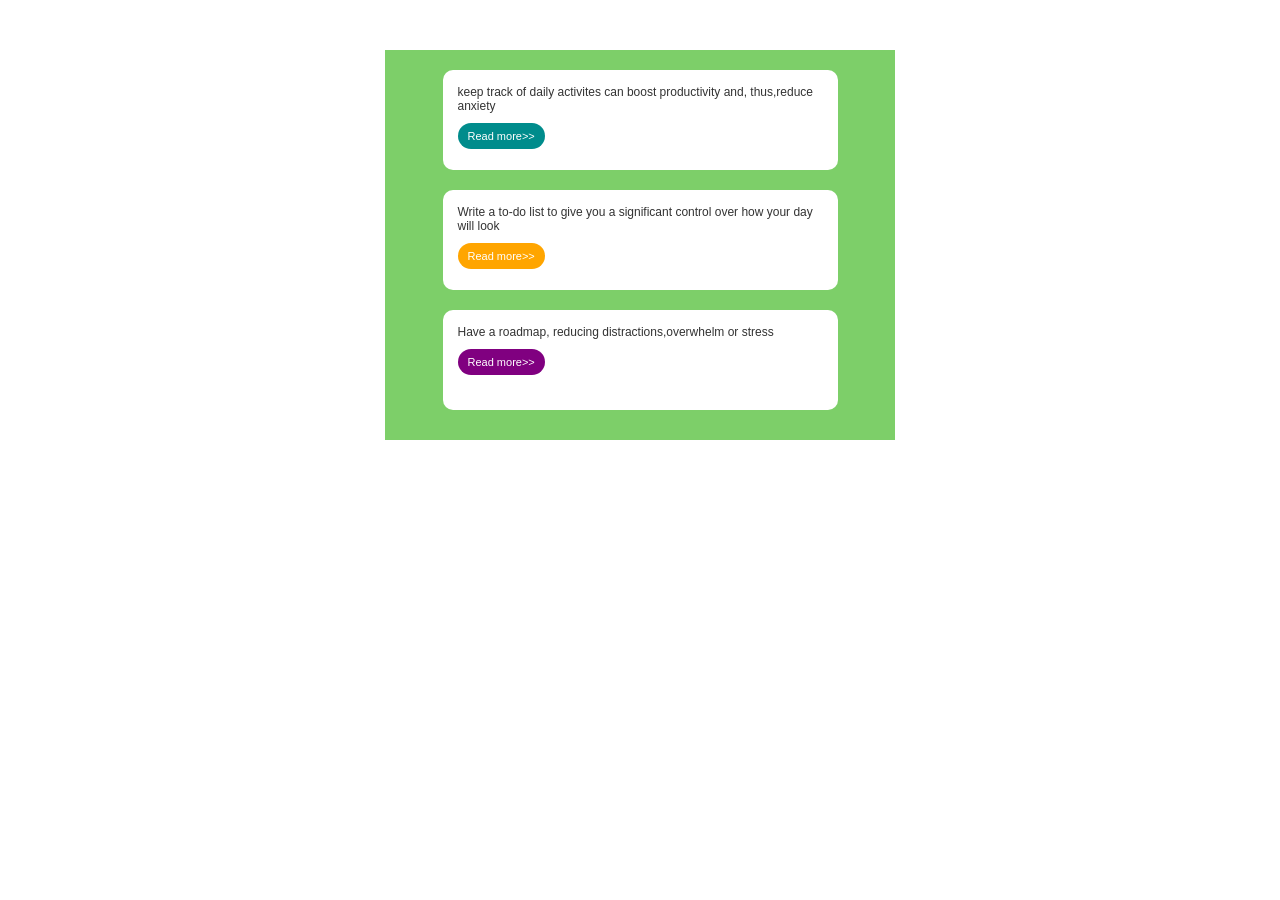
<file: EX-1/index.html>
<!DOCTYPE html>
<html lang="en">
<head>
    <meta charset="UTF-8">
    <meta name="viewport" content="width=device-width, initial-scale=1.0">
    <title>Document</title>
    <link rel="stylesheet" href="style.css">
</head>
<body>
    <div class="container">
        <div class="box">
            <p>keep track of daily activites can boost productivity and, thus,reduce anxiety </p>
            <button class="green">Read more>></button>

        </div>
         <div class="box">
            <p>Write a to-do list to give you a significant control over how your day will look </p>
            <button class="orange">Read more>></button>

        </div>
         <div class="box">
            <p>Have a roadmap, reducing distractions,overwhelm or stress</p>
            <button class="purple">Read more>></button>

        </div>
         </div>
    
</body>
</html>
</file>
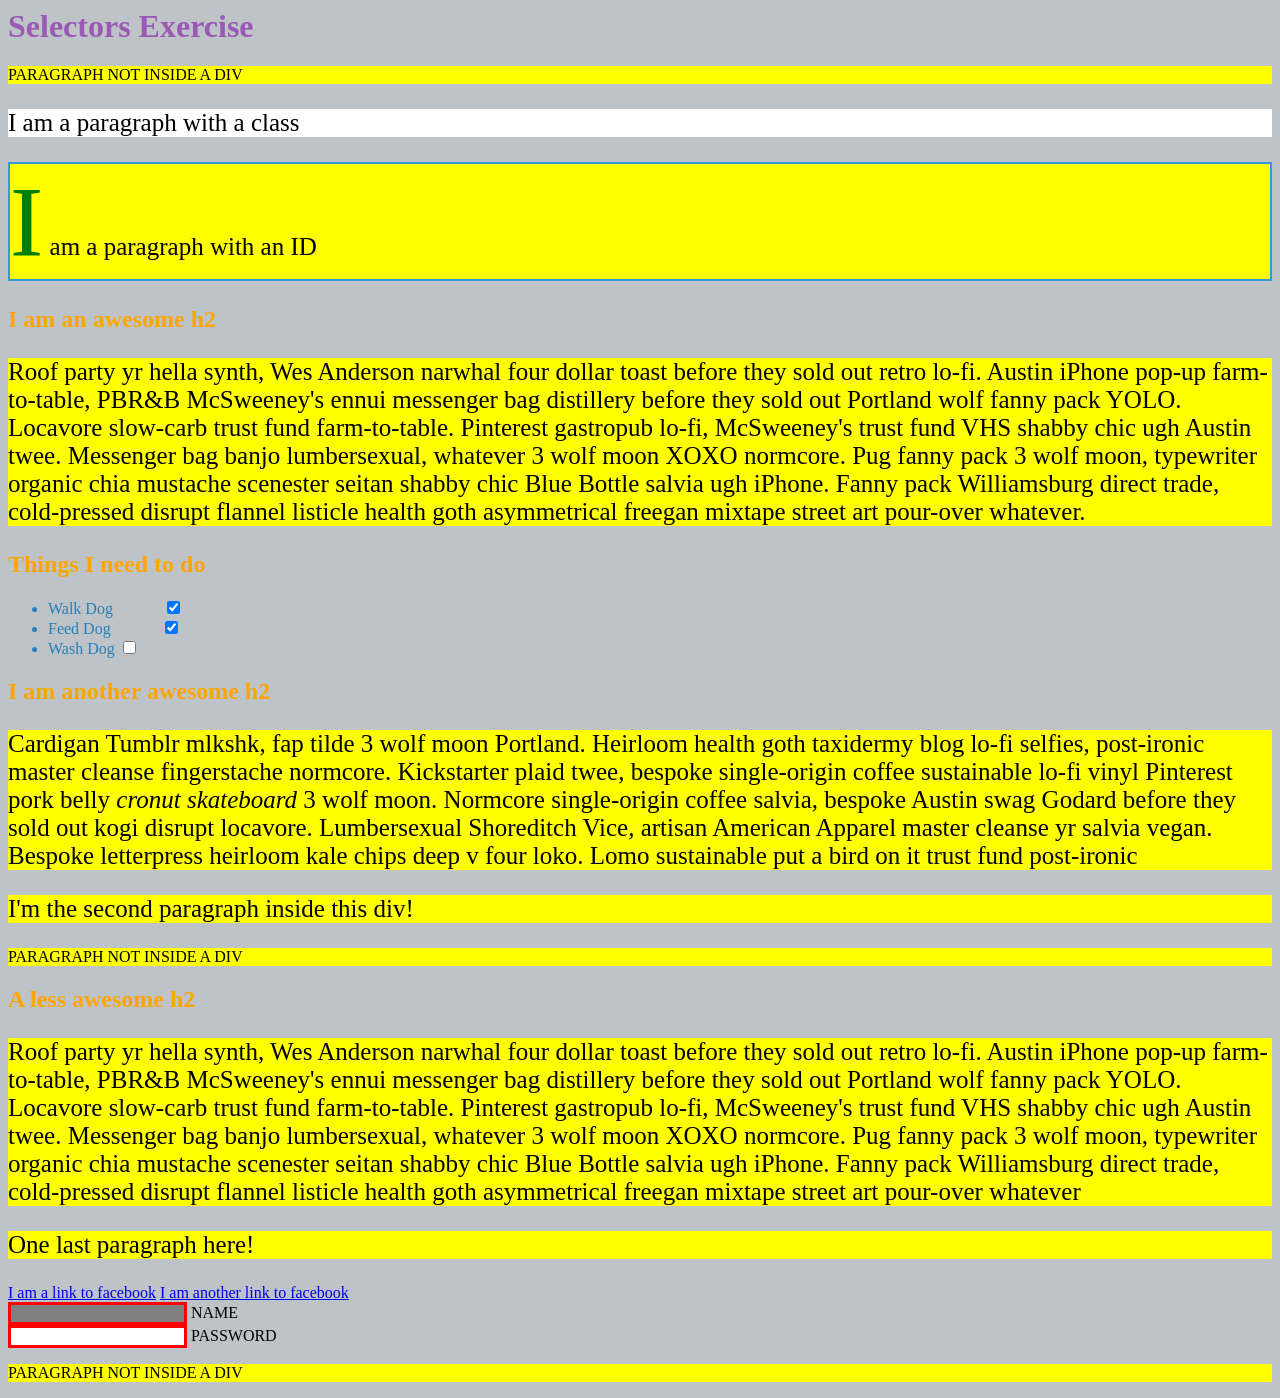
<file: EX-2/index.html>
<html>
  <head>
    <meta charset="UTF-8" />
    <title>Selectors Exercise</title>
    <link rel="stylesheet" type="text/css" href="selectors.css" />
  </head>
  <body>
    <h1>Selectors Exercise</h1>

    <p>PARAGRAPH NOT INSIDE A DIV</p>

    <div>
      <p class="hello">I am a paragraph with a class</p>
      <p id="special">I am a paragraph with an ID</p>

      <h2>I am an awesome h2</h2>

      <p>
        Roof party yr hella synth, Wes Anderson narwhal four dollar toast before
        they sold out retro lo-fi. Austin iPhone pop-up farm-to-table, PBR&B
        McSweeney's ennui messenger bag distillery before they sold out Portland
        wolf fanny pack YOLO. Locavore slow-carb trust fund farm-to-table.
        Pinterest gastropub lo-fi, McSweeney's trust fund VHS shabby chic ugh
        Austin twee. Messenger bag banjo lumbersexual, whatever 3 wolf moon XOXO
        normcore. Pug fanny pack 3 wolf moon, typewriter organic chia mustache
        scenester seitan shabby chic Blue Bottle salvia ugh iPhone. Fanny pack
        Williamsburg direct trade, cold-pressed disrupt flannel listicle health
        goth asymmetrical freegan mixtape street art pour-over whatever.
      </p>
    </div>

    <div>
      <h2>Things I need to do</h2>

      <ul>
        <li>Walk Dog <input type="checkbox" checked /></li>
        <li>Feed Dog <input type="checkbox" checked /></li>
        <li>Wash Dog <input type="checkbox" /></li>
      </ul>
    </div>

    <div>
      <h2>I am another awesome h2</h2>

      <p>
        Cardigan Tumblr mlkshk, fap tilde 3 wolf moon Portland. Heirloom health
        goth taxidermy blog lo-fi selfies, post-ironic master cleanse
        fingerstache normcore. Kickstarter plaid twee, bespoke single-origin
        coffee sustainable lo-fi vinyl Pinterest pork belly
        <em>cronut skateboard</em> 3 wolf moon. Normcore single-origin coffee
        salvia, bespoke Austin swag Godard before they sold out kogi disrupt
        locavore. Lumbersexual Shoreditch Vice, artisan American Apparel master
        cleanse yr salvia vegan. Bespoke letterpress heirloom kale chips deep v
        four loko. Lomo sustainable put a bird on it trust fund post-ironic
      </p>

      <p>I'm the second paragraph inside this div!</p>
    </div>

    <p>PARAGRAPH NOT INSIDE A DIV</p>

    <div>
      <h2>A less awesome h2</h2>

      <p>
        Roof party yr hella synth, Wes Anderson narwhal four dollar toast before
        they sold out retro lo-fi. Austin iPhone pop-up farm-to-table, PBR&B
        McSweeney's ennui messenger bag distillery before they sold out Portland
        wolf fanny pack YOLO. Locavore slow-carb trust fund farm-to-table.
        Pinterest gastropub lo-fi, McSweeney's trust fund VHS shabby chic ugh
        Austin twee. Messenger bag banjo lumbersexual, whatever 3 wolf moon XOXO
        normcore. Pug fanny pack 3 wolf moon, typewriter organic chia mustache
        scenester seitan shabby chic Blue Bottle salvia ugh iPhone. Fanny pack
        Williamsburg direct trade, cold-pressed disrupt flannel listicle health
        goth asymmetrical freegan mixtape street art pour-over whatever
      </p>

      <p>One last paragraph here!</p>

      <a href="https://www.facebook.com">I am a link to facebook</a>
      <a href="https://www.facebook.com">I am another link to facebook</a>
      <br />

      <input type="text" name="name" /><label> Name</label><br />
      <input type="password" name="password" /><label> Password</label><br />
    </div>

    <p>PARAGRAPH NOT INSIDE A DIV</p>
  </body>
</html>
</file>
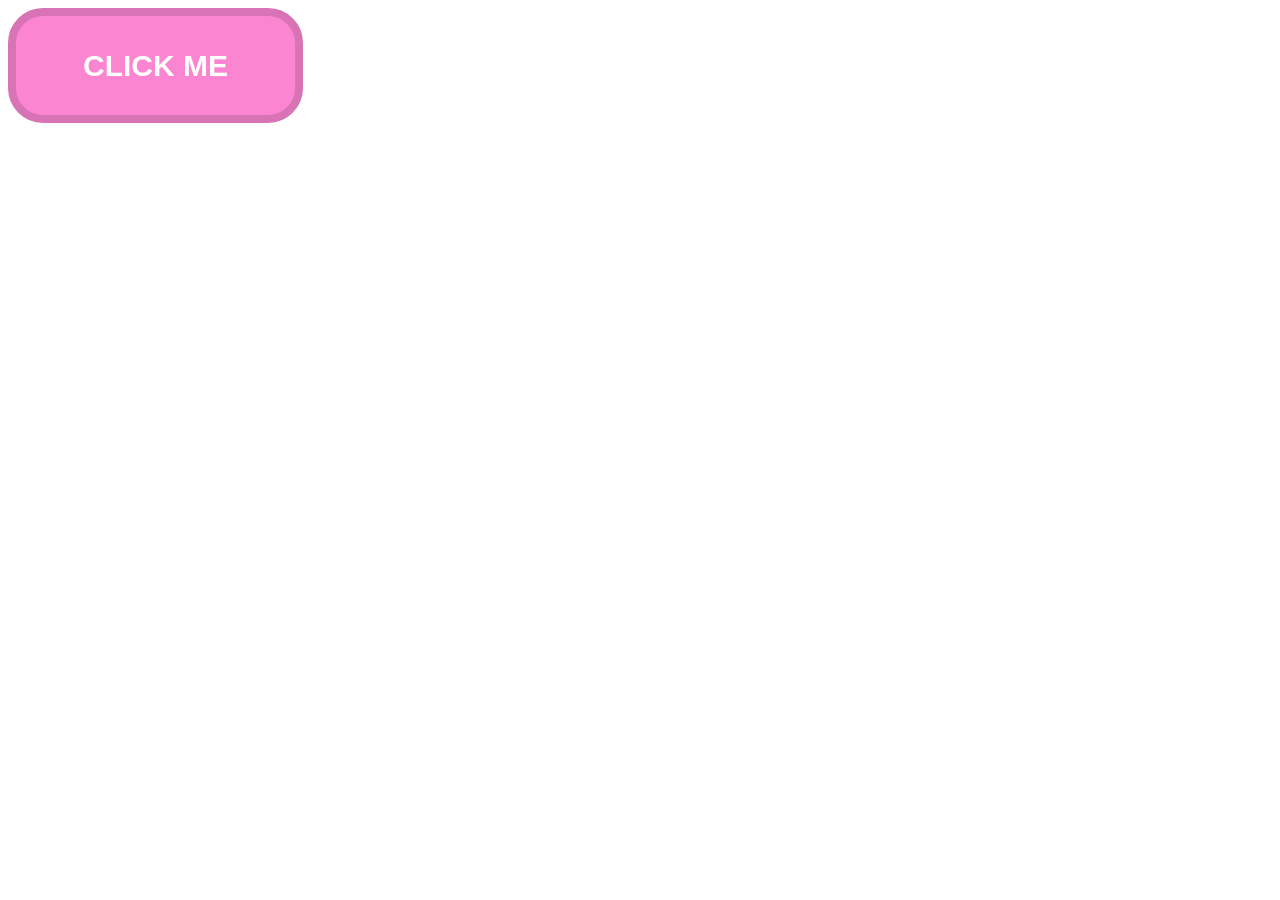
<file: EX-3/index.html>
<!DOCTYPE html>
<html lang="en">
  <head>
    <meta charset="UTF-8" />
    <link rel="stylesheet" type="text/css" href="style.css" />
  </head>
  <body>
    <button>Click me</button>
  </body>
</html>
</file>
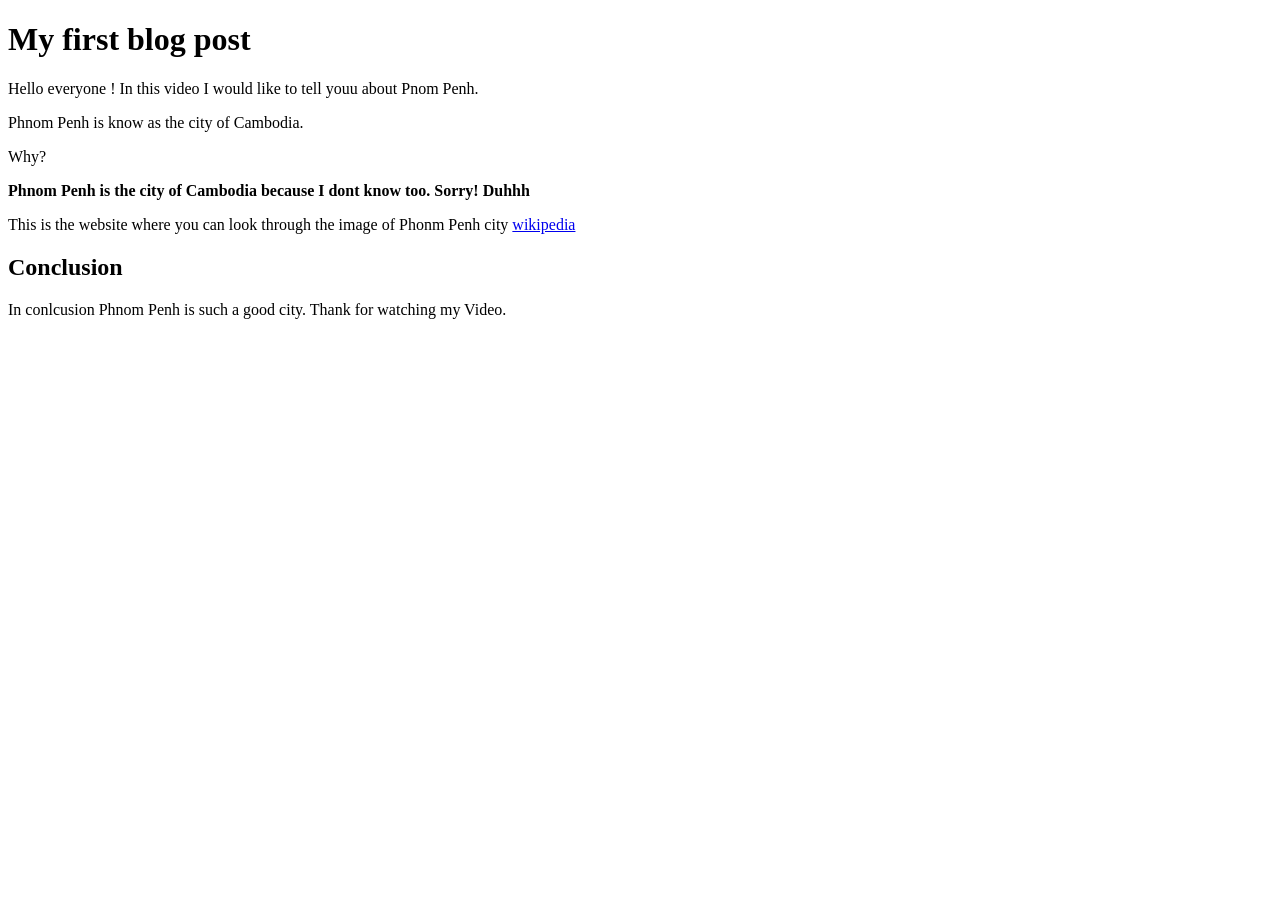
<file: EX1/index.html>
<!-- Write your code here --><!DOCTYPE html>
<html lang="en">
<head>
    <meta charset="UTF-8">
    <meta name="viewport" content="width=device-width, initial-scale=1.0">
    <title>Document</title>
</head>
<body>
    <h1> My first blog post</h1>
    <p>Hello everyone ! In this video I would like to tell youu about Pnom Penh.</p>
    <p>Phnom Penh is know as the city of Cambodia.</p>
    <p>Why?</p>
    <p><b> Phnom Penh is the city of Cambodia because I dont know too. Sorry! Duhhh</b></p>
    <p>This is the website where you can look through the image of Phonm Penh city 
        <a href ="https://www.wikipedia.org/" target="_blank">wikipedia</a>
    </p>
    <h2><b>Conclusion</b></h2>
    <p>In conlcusion Phnom Penh is such a good city. Thank for watching my Video.</p>
</body>
</html>
</file>
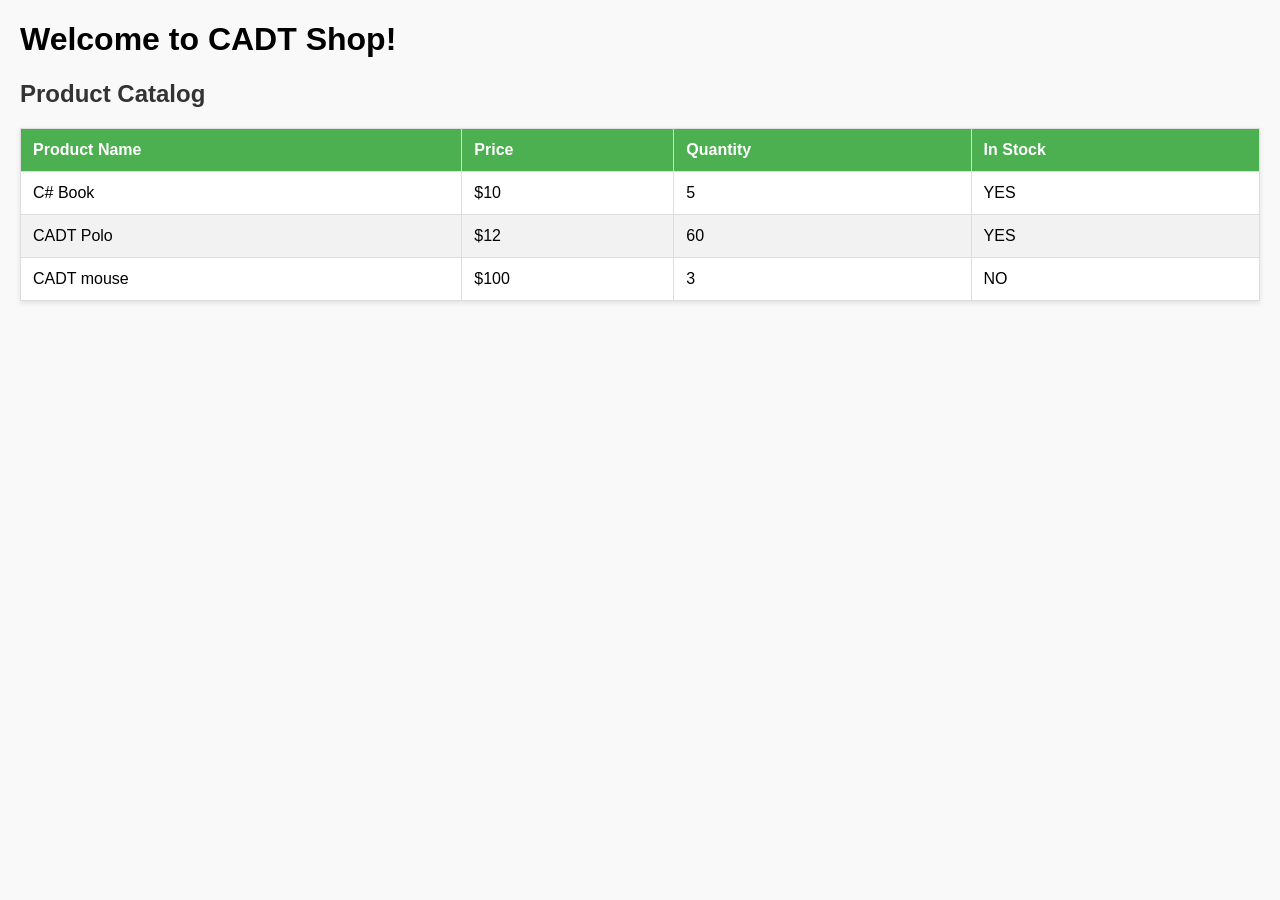
<file: EX4/index.html>
<!DOCTYPE html>
<html lang="en">
<head>
    <meta charset="UTF-8">
    <meta name="viewport" content="width=device-width, initial-scale=1.0">
    <title>Exercise 4 - Product Information</title>

    <style>
        body {
            font-family: Arial, sans-serif;
            margin: 20px;
            background-color: #f9f9f9;
        }
        h2 {
            color: #333;
        }
        table {
            width: 100%;
            border-collapse: collapse;
            margin-top: 15px;
            background-color: #fff;
            box-shadow: 0 2px 5px rgba(0,0,0,0.1);
        }
        th, td {
            border: 1px solid #dddddd;
            text-align: left;
            padding: 12px;
        }
        th {
            background-color: #4CAF50;
            color: white;
        }
        tr:nth-child(even) {
            background-color: #f2f2f2;
        }
        img {
            display: block;
            max-width: 50px;
            height: auto;
            border-radius: 4px;
        }
    </style>
</head>
<body>

    <h1>Welcome to CADT Shop!</h1>
    <h2>Product Catalog</h2>

    <table>
        <thead>
            <tr>
                <th>Product Name</th>
                <th>Price</th>
                <th>Quantity</th>
                <th>In Stock</th>
            </tr>
        </thead>
        <tbody>
            <tr>
                <td>C# Book</td>
                <td>$10</td>
                <td>5</td>
                <td>YES</td>
            </tr>
            <tr>
                <td>CADT Polo</td>
                <td>$12</td>
                <td>60</td>
                <td>YES</td>
            </tr>
            <tr>
                <td>CADT mouse</td>
                <td>$100</td>
                <td>3</td>
                <td>NO</td>
            </tr>
        </tbody>
    </table>

</body>
</html>
</file>
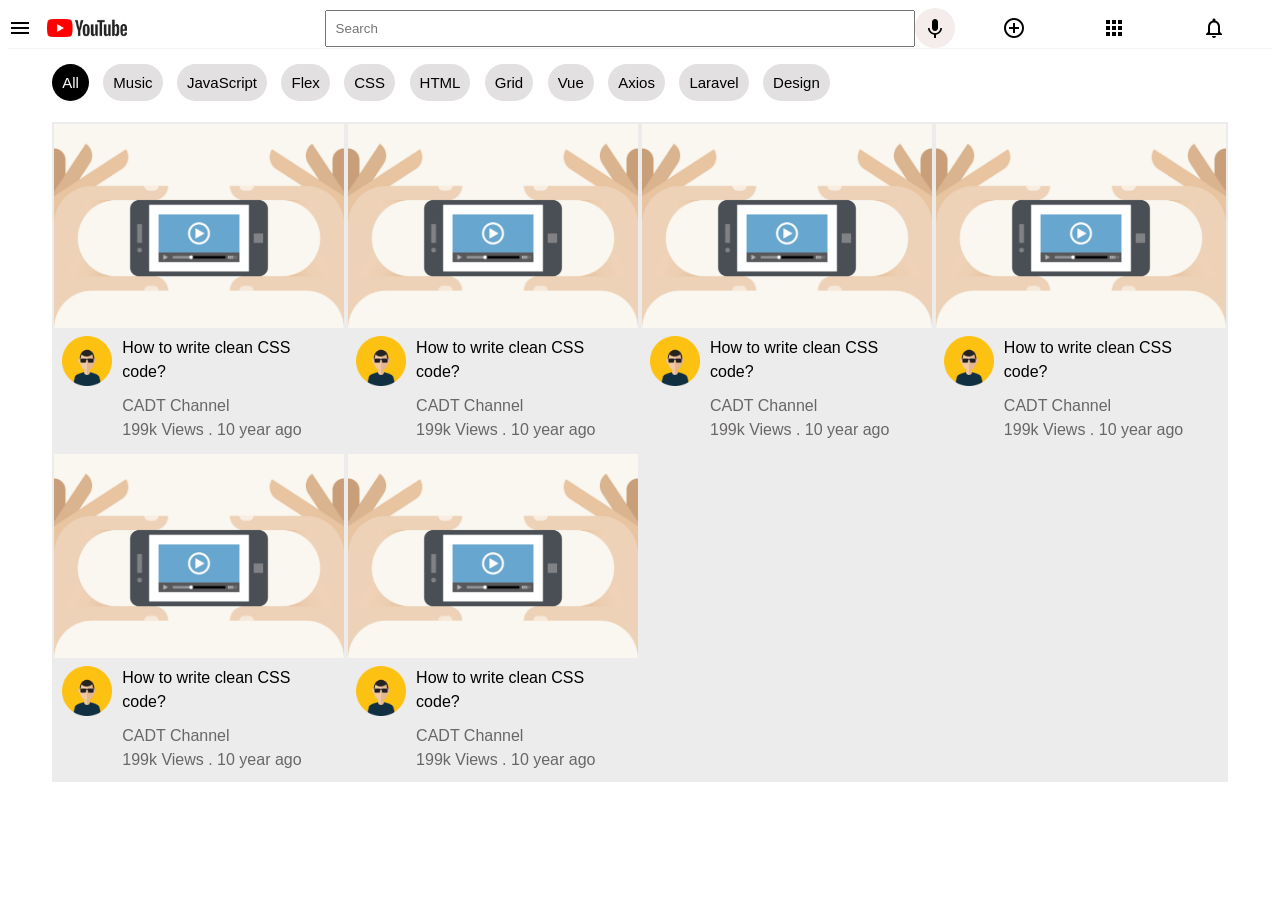
<file: START-CODE/EX 2/index.html>
<!DOCTYPE html>
<html lang="en">
<head>
    <meta charset="UTF-8">
    <meta http-equiv="X-UA-Compatible" content="IE=edge">
    <meta name="viewport" content="width=device-width, initial-scale=1.0">
    <title>YouTube</title>
    <link rel="stylesheet" href="https://fonts.googleapis.com/icon?family=Material+Icons">
    <link rel="stylesheet" href="css/main.css">
</head>
<body>
    <nav>
        <div class="nav-left">
            <i class="material-icons">menu</i>
            <img src="assets/logo.jpg" alt="logo" width="80">
        </div>
        <div class="nav-center">
            <input type="text" placeholder="Search">
            <i class="material-icons">keyboard_voice</i>
        </div>
        <div class="nav-right">
            <i class="material-icons">control_point</i>
            <i class="material-icons">apps</i>
            <i class="material-icons">notifications_none</i>
        </div>
    </nav>
    <header>
        <span class="active">All</span>
        <span>Music</span>
        <span>JavaScript</span>
        <span>Flex</span>
        <span>CSS</span>
        <span>HTML</span>
        <span>Grid</span>
        <span>Vue</span>
        <span>Axios</span>
        <span>Laravel</span>
        <span>Design</span>
    </header>
    <section class="video-container">
        <div class="video">
            <div class="video-thumbnail">
                <img src="assets/video-icon.png" alt="" width="300">
            </div>
            <div class="video-text">
                <div class="avatar">
                    <img src="assets/avatar.jpg" alt="" width="50">
                </div>
                <div class="text">
                    <strong>How to write clean CSS code?</strong>
                    <p>CADT Channel</p>
                    <span>199k Views . 10 year ago</span>
                </div>
            </div>
        </div>

        <div class="video">
            <div class="video-thumbnail">
                <img src="assets/video-icon.png" alt="" width="300">
            </div>
            <div class="video-text">
                <div class="avatar">
                    <img src="assets/avatar.jpg" alt="" width="50">
                </div>
                <div class="text">
                    <strong>How to write clean CSS code?</strong>
                    <p>CADT Channel</p>
                    <span>199k Views . 10 year ago</span>
                </div>
            </div>
        </div>

        <div class="video">
            <div class="video-thumbnail">
                <img src="assets/video-icon.png" alt="" width="300">
            </div>
            <div class="video-text">
                <div class="avatar">
                    <img src="assets/avatar.jpg" alt="" width="50">
                </div>
                <div class="text">
                    <strong>How to write clean CSS code?</strong>
                    <p>CADT Channel</p>
                    <span>199k Views . 10 year ago</span>
                </div>
            </div>
        </div>

        <div class="video">
            <div class="video-thumbnail">
                <img src="assets/video-icon.png" alt="" width="300">
            </div>
            <div class="video-text">
                <div class="avatar">
                    <img src="assets/avatar.jpg" alt="" width="50">
                </div>
                <div class="text">
                    <strong>How to write clean CSS code?</strong>
                    <p>CADT Channel</p>
                    <span>199k Views . 10 year ago</span>
                </div>
            </div>
        </div>

        <div class="video">
            <div class="video-thumbnail">
                <img src="assets/video-icon.png" alt="" width="300">
            </div>
            <div class="video-text">
                <div class="avatar">
                    <img src="assets/avatar.jpg" alt="" width="50">
                </div>
                <div class="text">
                    <strong>How to write clean CSS code?</strong>
                    <p>CADT Channel</p>
                    <span>199k Views . 10 year ago</span>
                </div>
            </div>
        </div>
        
        <div class="video">
            <div class="video-thumbnail">
                <img src="assets/video-icon.png" alt="" width="300">
            </div>
            <div class="video-text">
                <div class="avatar">
                    <img src="assets/avatar.jpg" alt="" width="50">
                </div>
                <div class="text">
                    <strong>How to write clean CSS code?</strong>
                    <p>CADT Channel</p>
                    <span>199k Views . 10 year ago</span>
                </div>
            </div>
        </div>
        
       
    </section>
</body>
</html>
</file>
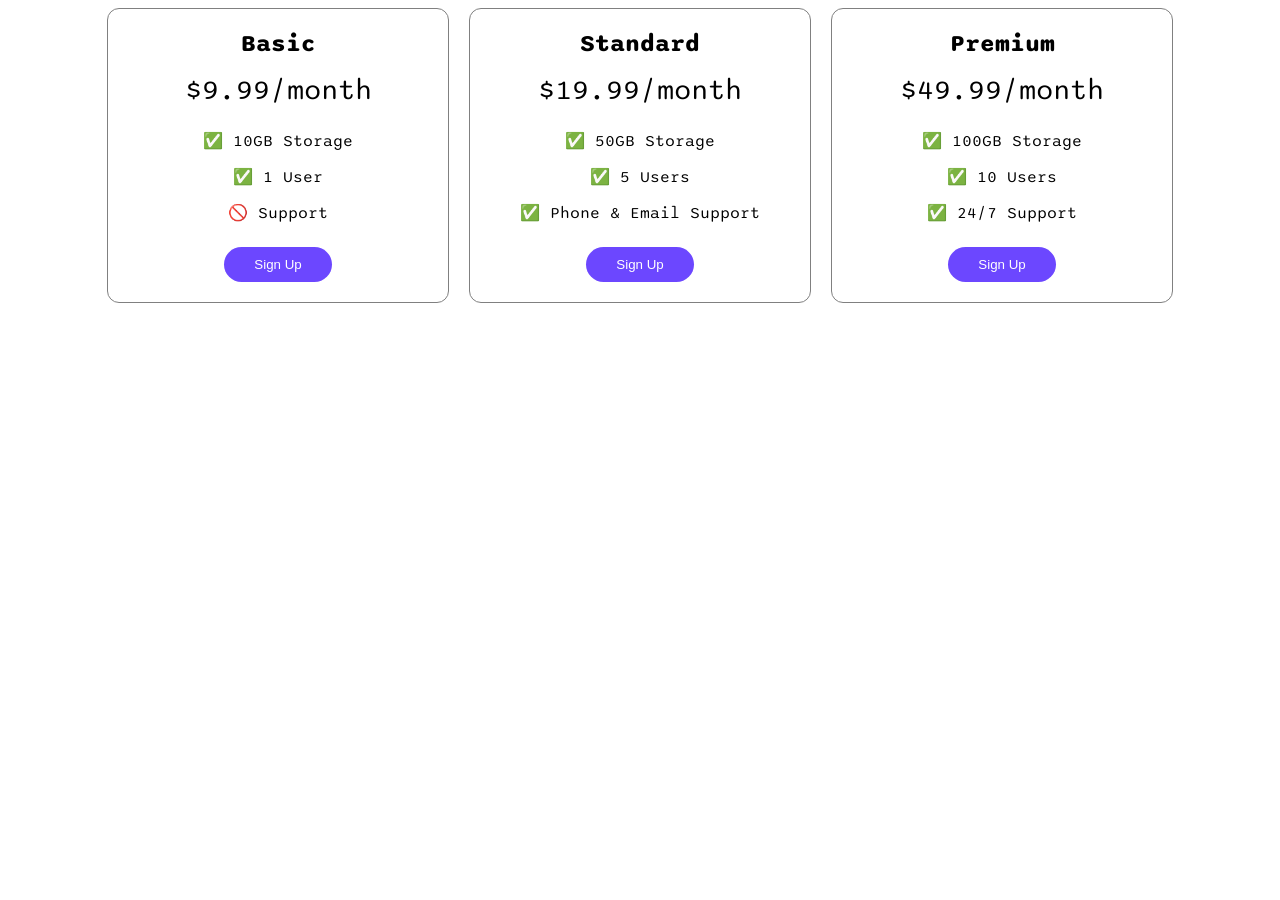
<file: START-CODE/EX 3/index.html>
<!DOCTYPE html>
<html>
  <head>
    <title>Flexbox Pricing Table</title>
    <link rel="preconnect" href="https://fonts.googleapis.com" />
    <link rel="preconnect" href="https://fonts.gstatic.com" crossorigin />
    <link
      href="https://fonts.googleapis.com/css2?family=Sono:wght@400;700&display=swap"
      rel="stylesheet"
    />
    <style>

      body {
  font-family: "Sono", sans-serif;
}

.pricing-container {
  display: flex;
  justify-content: center;
  gap: 20px;
}

.pricing-plan {
  flex: 1;
  max-width: 300px;
  padding: 20px;
  text-align: center;
  border-radius: 12px;
  border: 1px solid gray;
}

.plan-title { 
  font-size: 24px; 
  font-weight: 700; }
.plan-price { 
  font-size: 28px; 
  margin: 15px 0; }
.plan-features { 
  list-style: none; 
  padding: 0; }
.plan-features li { 
  padding: 8px 0; }

.plan-button {
  padding: 10px 30px;
  border: none;
  border-radius: 20px;
  background: #6c47ff;
  color: white;
  cursor: pointer;
}

@media (max-width: 1250px) {
  .pricing-container {
    flex-direction: column;
    align-items: center;
  }
  .pricing-plan {
    width: 100%;
  }
}
    </style>
  </head>

  <body>
    <div class="pricing-container">
      <div class="pricing-plan">
        <div class="plan-title">Basic</div>
        <div class="plan-price">$9.99/month</div>
        <ul class="plan-features">
          <li>✅ 10GB Storage</li>
          <li>✅ 1 User</li>
          <li>🚫 Support</li>
        </ul>
        <button class="plan-button">Sign Up</button>
      </div>
      <div class="pricing-plan">
        <div class="plan-title">Standard</div>
        <div class="plan-price">$19.99/month</div>
        <ul class="plan-features">
          <li>✅ 50GB Storage</li>
          <li>✅ 5 Users</li>
          <li>✅ Phone &amp; Email Support</li>
        </ul>
        <button class="plan-button">Sign Up</button>
      </div>
      <div class="pricing-plan">
        <div class="plan-title">Premium</div>
        <div class="plan-price">$49.99/month</div>
        <ul class="plan-features">
          <li>✅ 100GB Storage</li>
          <li>✅ 10 Users</li>
          <li>✅ 24/7 Support</li>
        </ul>
        <button class="plan-button">Sign Up</button>
      </div>
    </div>
  </body>
</html>
</file>
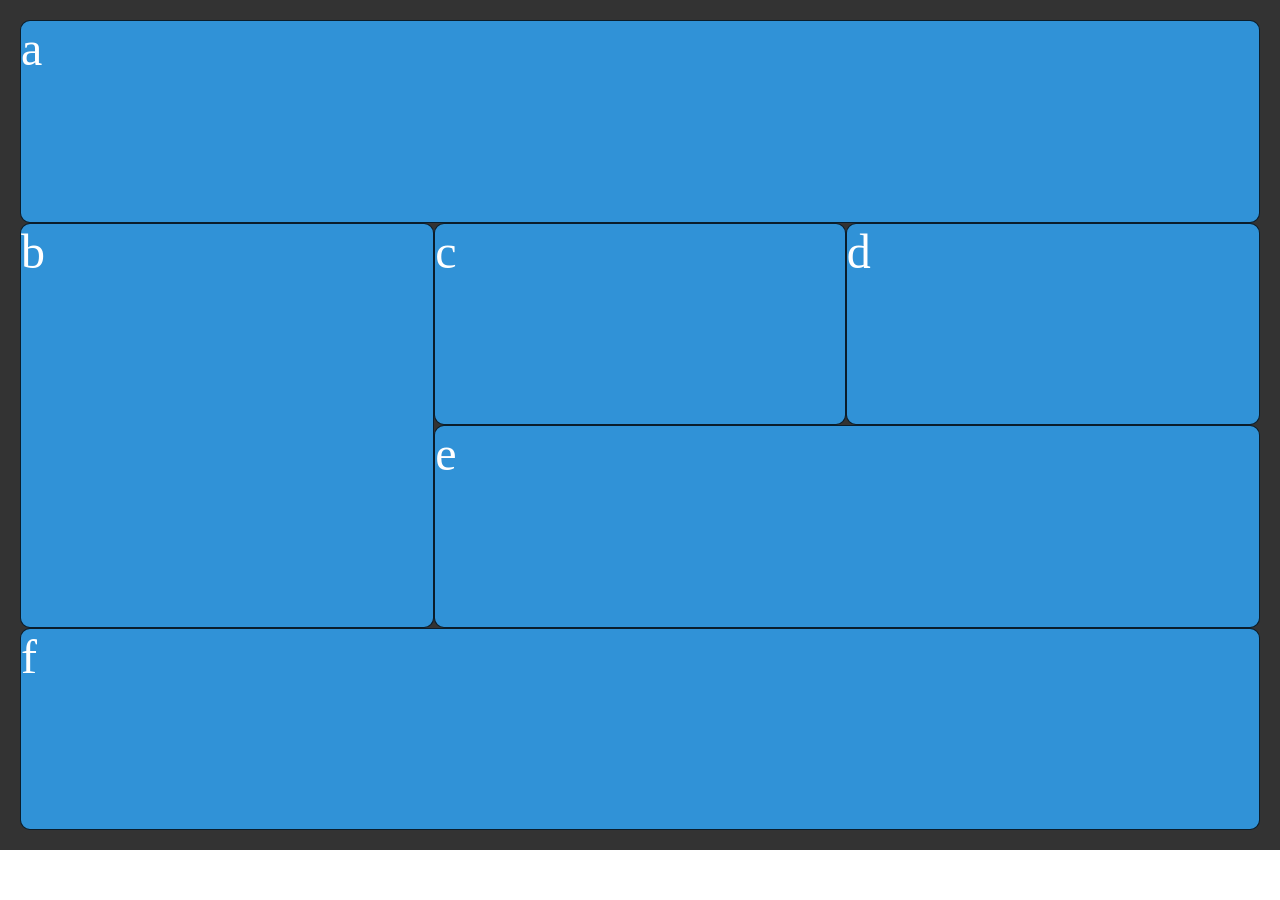
<file: START-CODE/EX-1/index.html>
<!DOCTYPE html>
<html lang="en">
<head>
    <meta charset="UTF-8">
    <meta name="viewport" content="width=device-width, initial-scale=1.0">
    <title>Grid</title>
    <link rel="stylesheet" href="style.css">
</head>
<body>
    <div class="wrapper">
        <div class="item a">a</div>
        <div class="item b">b</div>
        <div class="item c">c</div>  
        <div class="item d">d</div>
        <div class="item e">e</div>
        <div class="item f">f</div>  
      </div>
</body>
</html>
</file>
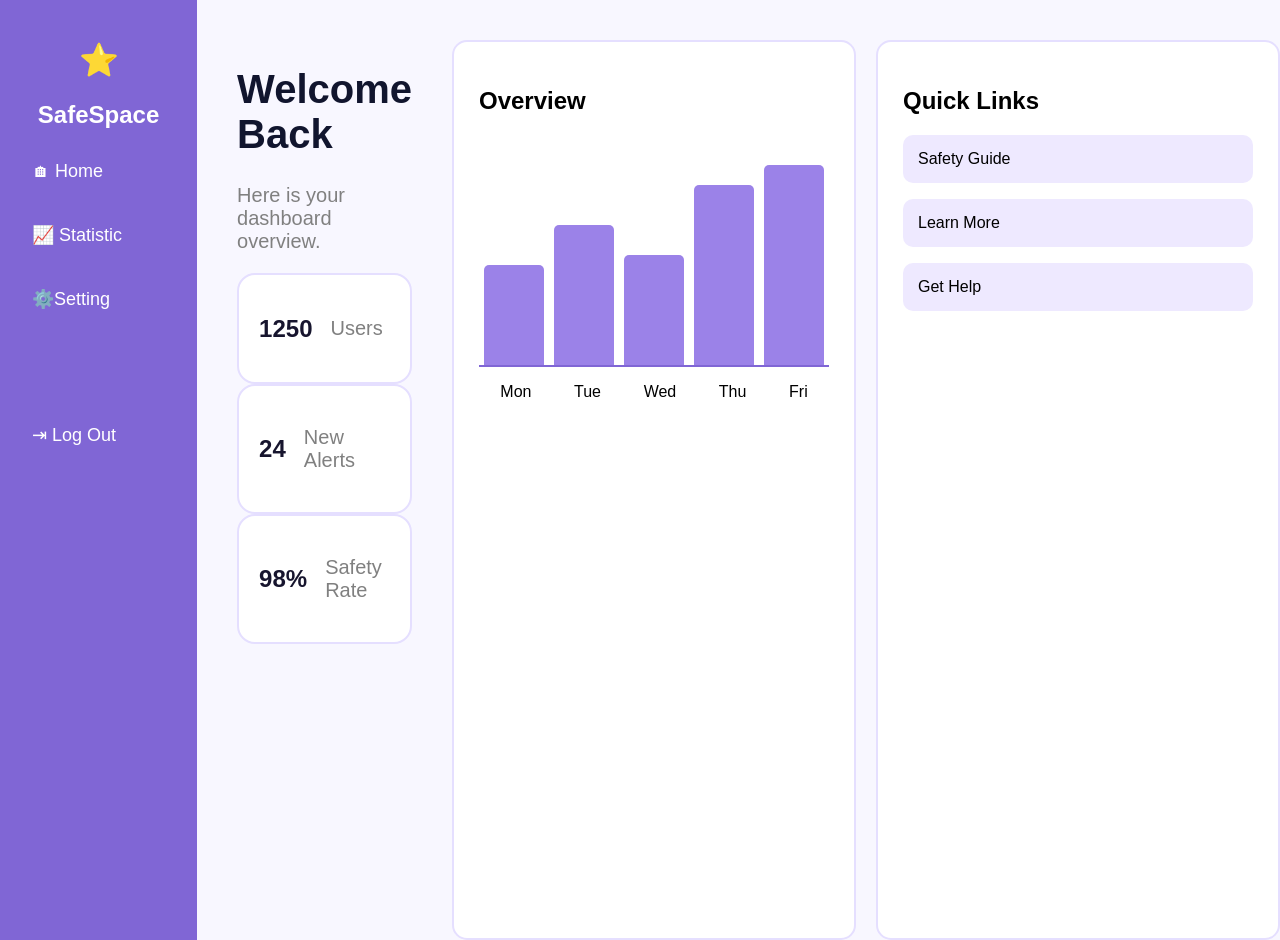
<file: START-CODE/EX-4/index.html>
<!DOCTYPE html>
<html lang="en">
<head>
    <meta charset="UTF-8">
    <meta name="viewport" content="width=device-width, initial-scale=1.0">
    <title>Document</title>
    <link rel="stylesheet" href="style.css">
</head>
<body>
    <div class="sidebar">
        <h1>⭐</h1>
        <h2>SafeSpace</h2>
        <p>🏠︎ Home</p>
        <p>📈 Statistic</p>
        <p>⚙️Setting</p>
        <br><br><br>
        <p>⇥ Log Out</p>
    </div>
    <div class="main">
        <h1>Welcome Back</h1>
        <p>Here is your dashboard overview.</p>
        <div class="card">
            <h2>1250</h2>
            <p>Users</p>
        </div>
        <div class="card">
            <h2>24</h2>
            <p>New Alerts</p>
        </div>
        <div class="card">
            <h2>98%</h2>
            <p>Safety Rate</p>
        </div>
    </div>
    <div class="bottom">
    <div class="overview">
        <h2>Overview</h2>
        <div class="chart">
            <div class="bar bar1"></div>
            <div class="bar bar2"></div>
            <div class="bar bar3"></div>
            <div class="bar bar4"></div>
            <div class="bar bar5"></div>

        </div>
        <div class="days">
            <p>Mon</p>
            <p>Tue</p>
            <p>Wed</p>
            <p>Thu</p>
            <p>Fri</p>
        </div>
    </div>
    <div class="Quick">
        <h2>Quick Links</h2>
        <p>Safety Guide</p>
        <p>Learn More</p>
        <p>Get Help</p>
    </div>
    </div>
</body>
</html>
</file>
<file: EX-1/style.css>
body {
    margin: 0;
    font-family: Arial, sans-serif;
}
.container {
    background-color: rgb(125, 207, 105);
    width: 510px;
    height: 370px;
    margin: 50px auto;
    padding-top: 20px;
}
.box {
    background-color: white;
    width: 365px;
    height: 70px;
    margin: 0 auto 20px auto;
    padding: 15px;
    border-radius: 10px;
}
.box p {
    margin: 0 0 10px 0;
    font-size: 12px;
    color: #333;
}
button {
    border: none;
    color: white;
    padding: 7px 10px;
    border-radius: 20px;
    font-size: 11px;
    cursor: pointer;
}

.green {
    background-color: #008c8c;
}

.orange {
    background-color: orange;
}

.purple {
    background-color: purple;
}
button:hover {
    opacity: 0.7;
}
</file>
<file: EX-2/selectors.css>
/* Style the HTML elements according to the following instructions.
DO NOT ALTER THE EXISTING HTML TO DO THIS.  WRITE ONLY CSS!*/


/* MANDATORY CHALLENGES */

/* Give the <body> element a background of #bdc3c7*/
body {
    background: #bdc3c7;
}

/* Make the <h1> element #9b59b6*/
h1 {
    color: #9b59b6;
}

/* Make all <h2> elements orange */
h2 {
    color: orange;
}

/* Make all <li> elements blue(pick your own hexadecimal blue)*/
li {
    color: #2980b9;
}

/*Change the background on every paragraph to be yellow*/
p {
    background: yellow;
}

/*Make all inputs have a 3px red border*/
input {
    border: 3px solid red;
}

/* Give everything with the class 'hello' a white background*/
.hello {
    background: white;
}

/* Give the element with id 'special' a 2px solid blue border */
#special {
    border: 2px solid rgb(52, 152, 219);
}


/* BONUS CHALLENGES */

/* Make all the <p>'s nested inside of divs 25px font */
div p {
    font-size: 25px;
}

/* Make only inputs with type 'text' have a gray background*/
input[type="text"] {
    background: gray;
}

/* Make all "checked" checkboxes have a left margin of 50px */
input[type="checkbox"]:checked {
    margin-left: 50px;
}

/* Make the <label> elements all UPPERCASE */
label {
    text-transform: uppercase;
}

/* Make the first letter of the element with id 'special' green and 100px */
#special::first-letter {
    color: green;
    font-size: 100px;
}

/* Make the <h1> element's color change to blue when hovered over */
h1:hover {
    color: blue;
}
</file>
<file: EX-3/style.css>
/* TODO */
button {
    background-color: #fb85d0;
    border: 8px solid #d874b5;
    border-radius: 35px;
    color: white;
    font-family: Calibri, Arial, sans-serif;
    font-size: 30px;
    font-weight: bold;
    text-transform: uppercase;
    width: 295px;
    height: 115px;
    cursor: pointer;
}

button:hover {
    background-color: #b0588a;
    border-color: #6b3556;
}
</file>
<file: START-CODE/EX 2/css/main.css>
body {
    font-family: Roboto, Arial, sans-serif;
}
nav {

    display: flex;
    justify-content: space-between;
    align-items: center;
    box-shadow: rgba(27, 31, 35, 0.04) 0px 1px 0px, rgba(255, 255, 255, 0.25) 0px 1px 0px inset;
    
}
.nav-left {
    display: flex;
    align-items: center;
    gap:15px;
    flex:1;
}
.nav-right {
    display: flex;
    align-items: center;
    justify-content: space-evenly;
    gap:30px;
    flex:1;
}
.nav-center {
    display: flex;
    align-items: center;
    justify-content: center;
    gap: 10;
    flex: 2;
}
.nav-center input {
    width: 90%;
    padding: 9px;
}
.nav-center i {
    background: #f5ecec;
    padding: 8px;
    box-sizing: border-box;
    border-radius: 50%;
}
header {
    width: 93%;
    margin: auto;
    margin-top: 16px;
    padding: 10px;
}
header span {
    padding: 10px;
    background: #e2e0e0;
    border-radius: 40px;
    cursor: pointer;
    font-size: 15px;
    margin-right: 10px;
}
.active {
    background: #000;
    color: #fff;
}
.video-container {
    display: flex;
    flex-wrap: wrap;
    width: 93%;
    margin: 20px auto 0;
    background: #ececec;
}

.video {
    width: 25%;
    box-sizing: border-box;
    padding: 2px;
}

.video-thumbnail img {
    width: 100%;
    display: block;
}

.video-text {
    display: flex;
    align-items: flex-start;
    gap: 10px;
    padding: 8px;
}

.text {
    line-height: 1.5;
}
.text p {
    margin: 0;
    margin-top: 10px;
}
.text p,
.text span {
    color: rgb(105, 102, 102);
}
.text strong {
    font-weight: 500;
}
</file>
<file: START-CODE/EX-1/style.css>
/* Styling only */
body {
  margin: 0;
}

.wrapper {
  background-color: #333333;
  color: #444;
  padding: 20px;
  display: grid;
  height: 90vh;
}

.item {
  background-color: #3092d7;
  
  color: #fff;
  border-radius: 10px;
  border: 1px solid rgba(0, 0, 0, 0.8);
  font-size: 3em;
}
.a{
  grid-column: 1/4;
}
.b{
  grid-row: 2/4;
}

.e{
  grid-column: 2/4;
}
.f{
  grid-column: 1/4;
}

/* Layouting only  (your work)*/
</file>
<file: START-CODE/EX-4/style.css>
/* General */
body {
    margin: 0;
    font-family: Arial;
    background-color: #f8f7ff;
    display: flex;
}

/* Sidebar */
.sidebar {
    background-color: #8066d5;
    color: white;
    width: 220px;
    height: 100vh;
    padding: 20px;
    text-align: center;
}

.sidebar p {
    text-align: left;
    padding: 12px;
    font-size: 18px;
}

/* Main */
.main {
    padding: 40px;
    flex: 1;
}

.main h1 {
    font-size: 40px;
    color: #11152e;
}

.main p {
    color: gray;
    font-size: 20px;
}

/* Cards */
.card {
    flex: 1;
    display: flex;
    align-items: center;
    gap: 18px;
    background-color: white;
    padding: 20px;
    border: 2px solid #e5dfff;
    border-radius: 18px;
}

.card h2 {
    color: #17152e;
}

.card p {
    color: gray;
}

/* Bottom Section */
.bottom {
    display: flex;
    gap: 20px;
    margin-top: 40px;
}

/* Overview */
.overview {
    background-color: white;
    padding: 25px;
    width: 350px;
    border: 2px solid #e5dfff;
    border-radius: 15px;
}

.chart {
    display: flex;
    align-items: end;
    justify-content: space-around;
    height: 230px;
    border-bottom: 2px solid #8066d5;
}

.bar {
    gap:20px;
    background-color: #9b82e8;
    width: 60px;
    border-radius: 5px 5px 0 0;
}

.bar1 {
    height: 100px;
}

.bar2 {
    height: 140px;
}

.bar3 {
    height: 110px;
}

.bar4 {
    height: 180px;
}
.bar5{
    height:200px;
}
/* Days */
.days {
    display: flex;
    justify-content: space-around;
}

/* Quick Links */
.Quick {
    background-color: white;
    padding: 25px;
    width: 350px;
    border: 2px solid #e5dfff;
    border-radius: 15px;
    
}

.Quick p {
    background-color: #eee9ff;
    padding: 15px;
    border-radius: 10px;
}
</file>
